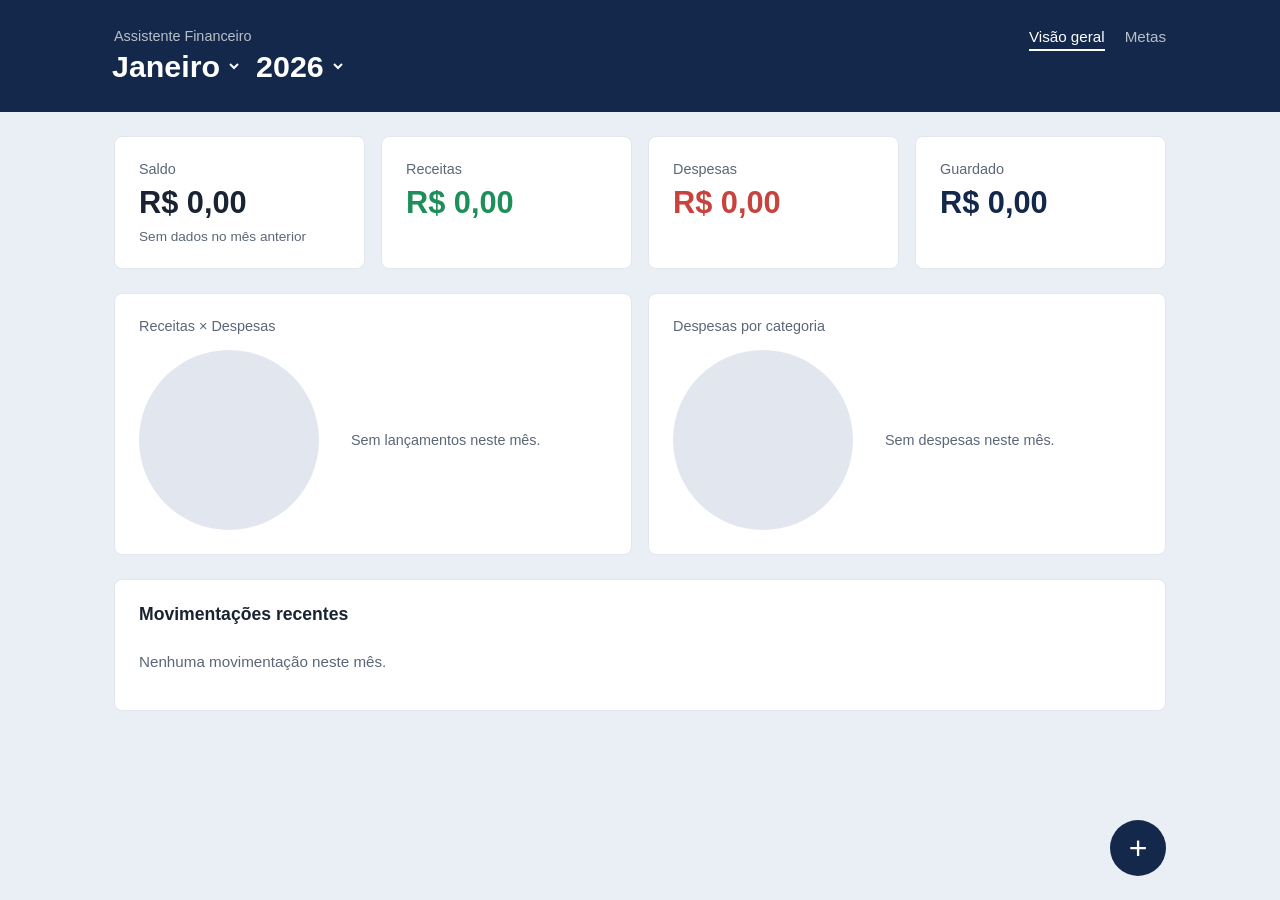
<file: index.html>
<!DOCTYPE html>
<html lang="pt-BR">

<head>
    <meta charset="UTF-8">
    <meta name="viewport" content="width=device-width, initial-scale=1.0">
    <title>Assistente Financeiro</title>
    <link rel="stylesheet" href="css/style.css">
</head>

<body>

    <header>
        <div class="titulo">
            <h1>Assistente Financeiro</h1>

            <div class="periodo">
                <select id="seletor-mes">
                    <option value="0">Janeiro</option>
                    <option value="1">Fevereiro</option>
                    <option value="2">Março</option>
                    <option value="3">Abril</option>
                    <option value="4">Maio</option>
                    <option value="5">Junho</option>
                    <option value="6">Julho</option>
                    <option value="7">Agosto</option>
                    <option value="8">Setembro</option>
                    <option value="9">Outubro</option>
                    <option value="10">Novembro</option>
                    <option value="11">Dezembro</option>
                </select>

                <select id="seletor-ano">
                    <option value="2025">2025</option>
                    <option value="2026" selected>2026</option>
                    <option value="2027">2027</option>
                </select>
            </div>

        </div>

            <nav class="menu">
                <a href="index.html" class="ativo">Visão geral</a>
                <a href="metas.html">Metas</a>
            </nav>

    </header>




    <main>
        <section id="resumo">

            <article class="card card-saldo">
                <h2>Saldo</h2>
                <p id="valor-saldo">R$ 0,00</p>
                <span id="comparacao-saldo" class="comparacao"></span>
            </article>

            <article class="card card-receitas">
                <h2>Receitas</h2>
                <p id="valor-receitas">R$ 0,00</p>
            </article>

            <article class="card card-despesas">
                <h2>Despesas</h2>
                <p id="valor-despesas">R$ 0,00</p>
            </article>

            <article class="card card-guardado">
                <h2>Guardado</h2>
                <p id="valor-guardado">R$ 0,00</p>
            </article>

        </section>

        <section id="graficos">

            <article class="card card-grafico">
                <h2>Receitas × Despesas</h2>
                <div class="grafico-pizza" id="grafico-receitas-despesas"></div>
                <ul class="legenda" id="legenda-receitas-despesas"></ul>
            </article>

            <article class="card card-grafico">
                <h2>Despesas por categoria</h2>
                <div class="grafico-pizza" id="grafico-categorias"></div>
                <ul class="legenda" id="legenda-categorias"></ul>
            </article>

        </section>

        <section id="movimentacoes">
            <h2>Movimentações recentes</h2>
            <ul id="lista-movimentacoes"></ul>
        </section>

    </main>

    <button id="btn-adicionar" type="button">+</button>

    <div id="modal" class="modal">
        <div class="modal-conteudo">
            <h2 id="modal-titulo">Nova movimentação</h2>

            <form id="form-movimentacao">

                <label for="tipo">Tipo</label>
                <select id="tipo">
                    <option value="despesa">Despesa</option>
                    <option value="receita">Receita</option>
                </select>

                <label for="descricao">Descrição</label>
                <input type="text" id="descricao" placeholder="Ex.: Mercado">

                <label for="valor">Valor</label>
                <input type="number" id="valor" step="0.01" min="0.01">

                <label for="categoria">Categoria</label>
                <select id="categoria"></select>

                <label for="data">Data</label>
                <input type="date" id="data">

                <div id="campo-recorrencia">
                    <input type="checkbox" id="recorrente">
                    <label for="recorrente">Repetir todo mês</label>
                </div>

                <div class="botoes-form">
                    <button type="button" id="btn-cancelar">Cancelar</button>
                    <button type="submit">Salvar</button>
                </div>

            </form>
        </div>
    </div>

    <script src="js/avisos.js"></script>
    <script src="js/script.js"></script>
</body>

</html>
</file>
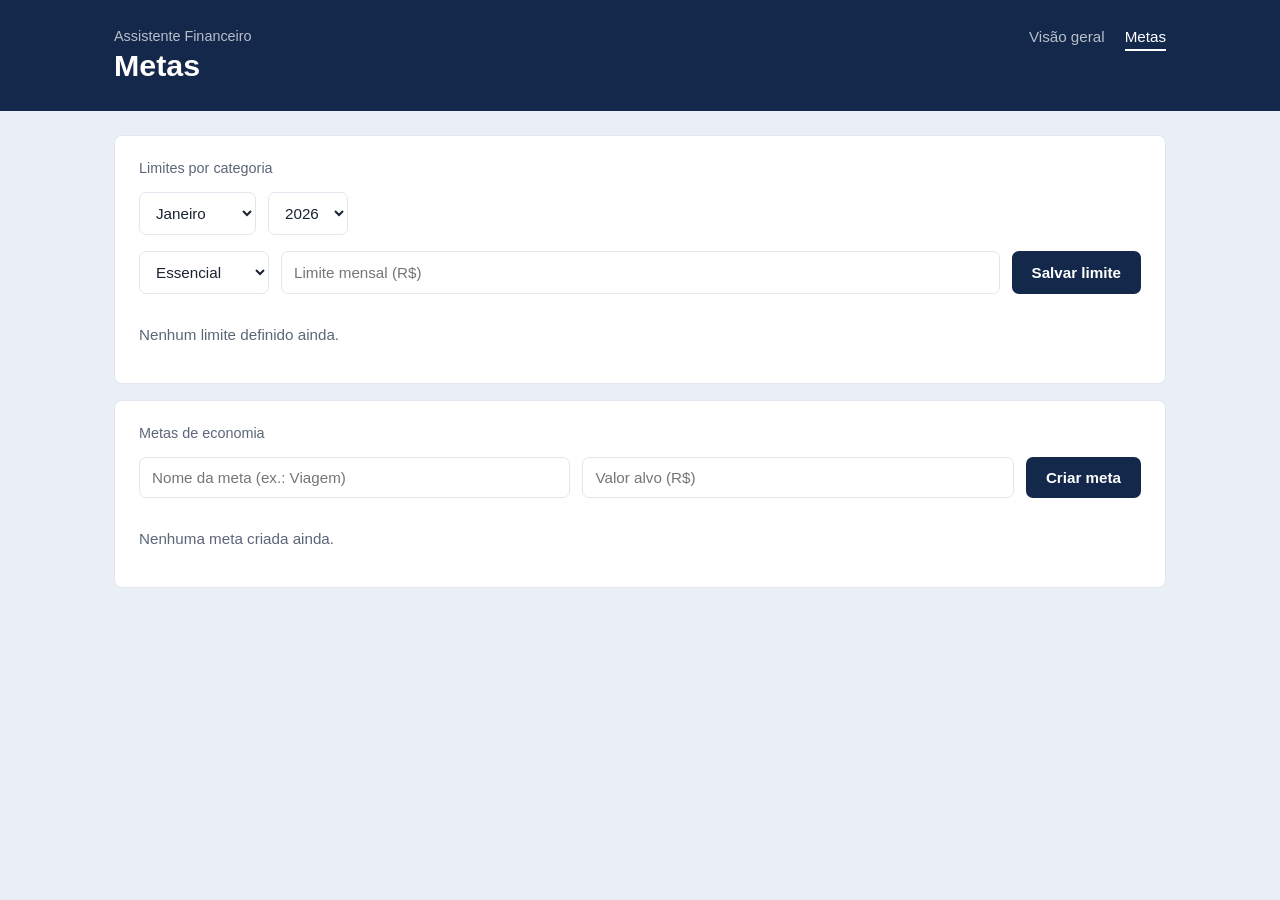
<file: metas.html>
<!DOCTYPE html>
<html lang="pt-BR">

<head>
    <meta charset="UTF-8">
    <meta name="viewport" content="width=device-width, initial-scale=1.0">
    <title>Metas - Assistente Financeiro</title>
    <link rel="stylesheet" href="css/style.css">
</head>

<body>

    <header>
        <div class="titulo">
            <h1>Assistente Financeiro</h1>
            <p class="titulo-pagina">Metas</p>
        </div>

        <nav class="menu">
            <a href="index.html">Visão geral</a>
            <a href="metas.html" class="ativo">Metas</a>
        </nav>
    </header>

    <main class="pagina-metas">
        <section id="limites" class="card">
            <h2>Limites por categoria</h2>

            <div class="form-linha">
                <select id="metas-mes" aria-label="Mês"></select>
                <select id="metas-ano" aria-label="Ano">
                    <option value="2025">2025</option>
                    <option value="2026" selected>2026</option>
                    <option value="2027">2027</option>
                </select>
            </div>

            <form id="form-limite" class="form-linha">
                <select id="limite-categoria" aria-label="Categoria"></select>
                <input type="number" id="limite-valor" step="0.01" min="0.01"
                    placeholder="Limite mensal (R$)" aria-label="Limite mensal">
                <button type="submit">Salvar limite</button>
            </form>

            <ul id="lista-limites"></ul>
        </section>

        <section id="economia" class="card">
            <h2>Metas de economia</h2>

            <form id="form-meta" class="form-linha">
                <input type="text" id="meta-nome" placeholder="Nome da meta (ex.: Viagem)"
                    aria-label="Nome da meta">
                <input type="number" id="meta-alvo" step="0.01" min="0.01"
                    placeholder="Valor alvo (R$)" aria-label="Valor alvo">
                <button type="submit">Criar meta</button>
            </form>

            <ul id="lista-metas"></ul>
        </section>

    </main>


    <script src="js/avisos.js"></script>
    <script src="js/metas.js"></script>
</body>

</html>
</file>
<file: css/style.css>
:root {
  --cor-fundo: #eaeef5;
  --cor-cartao: #FFFFFF;
  --cor-principal: #14284B;
  --cor-texto: #1A2332;
  --cor-texto-suave: #5B6678;
  --cor-receita: #1E8E5A;
  --cor-despesa: #C8433D;
  --cor-borda: #E2E7EF;
}

* {
  margin: 0;
  padding: 0;
  box-sizing: border-box;
}

body {
  font-family: "Segoe UI", Roboto, Arial, sans-serif;
  background-color: var(--cor-fundo);
  color: var(--cor-texto);
}


header h1 {
  font-size: 0.9rem;
  font-weight: 500;
  color: rgba(255, 255, 255, 0.7);
}


.periodo {
  display: flex;
  gap: 4px;
  margin-top: 4px;
  margin-left: -12px;
}

.periodo select {
  font-family: inherit;
  font-size: 1.9rem;
  font-weight: 600;
  color: #FFFFFF;
  background-color: transparent;
  border: none;
  border-radius: 6px;
  padding: 0 6px;
  cursor: pointer;
  field-sizing: content;
}

.periodo select:hover {
  background-color: rgba(255, 255, 255, 0.1);
}

.periodo select option {
  font-size: 1rem;
  color: var(--cor-texto);
  background-color: #FFFFFF;
}

#resumo {
  display: grid;
  grid-template-columns: repeat(4, 1fr);
  gap: 16px;
  padding: 24px;
}

.card {
  background-color: var(--cor-cartao);
  border: 1px solid var(--cor-borda);
  border-radius: 8px;
  padding: 24px;
}

.card h2 {
  font-size: 0.9rem;
  font-weight: 500;
  color: var(--cor-texto-suave);
}

.card p {
  font-size: clamp(1.4rem, 2.4vw, 2rem);
  font-weight: 600;
  font-variant-numeric: tabular-nums;
  margin-top: 8px;
}

.card-receitas p {
  color: var(--cor-receita);
}

.card-despesas p {
  color: var(--cor-despesa);
}

.card-guardado p {
  color: var(--cor-principal);
}

#graficos {
  display: grid;
  grid-template-columns: repeat(2, 1fr);
  gap: 16px;
  padding: 0 24px 24px;
}

.grafico-pizza {
  width: 180px;
  height: 180px;
  border-radius: 50%;
  background-color: var(--cor-borda);
  margin: 16px auto;
}

#movimentacoes {
  background-color: var(--cor-cartao);
  border: 1px solid var(--cor-borda);
  border-radius: 8px;
  padding: 24px;
  margin: 0 24px 90px;
}

#movimentacoes h2 {
  font-size: 1.1rem;
  margin-bottom: 12px;
}

#btn-adicionar {
  position: fixed;
  bottom: 24px;
right: max(24px, calc((100% - 1100px) / 2 + 24px));
  width: 56px;
  height: 56px;
  border: none;
  border-radius: 50%;
  background-color: var(--cor-principal);
  color: #FFFFFF;
  font-size: 2rem;
  cursor: pointer;
  transition: transform 0.2s;
}

#btn-adicionar:hover {
  transform: scale(1.1);
}


/* Modal */

.modal {
  display: none;
  position: fixed;
  inset: 0;
  background-color: rgba(20, 40, 75, 0.55);
  justify-content: center;
  align-items: center;
  padding: 20px;
  z-index: 1000;
}

.modal.ativo {
  display: flex;
}

.modal-conteudo {
  background-color: var(--cor-cartao);
  width: 100%;
  max-width: 460px;
  padding: 28px;
  border-radius: 12px;
  border: 1px solid var(--cor-borda);
  box-shadow: 0 10px 35px rgba(0, 0, 0, 0.15);
  max-height: 90vh;
  overflow-y: auto;
}

.modal-conteudo h2 {
  font-size: 1.3rem;
  margin-bottom: 24px;
  color: var(--cor-principal);
}

#form-movimentacao {
  display: flex;
  flex-direction: column;
  gap: 10px;
}

#form-movimentacao label {
  font-size: 0.9rem;
  font-weight: 600;
  color: var(--cor-texto);
}

#form-movimentacao input,
#form-movimentacao select {
  width: 100%;
  padding: 11px 12px;
  border: 1px solid var(--cor-borda);
  border-radius: 7px;
  background-color: #FFFFFF;
  color: var(--cor-texto);
  font-family: inherit;
  font-size: 0.95rem;
  outline: none;
  transition: border-color 0.2s;
}

#form-movimentacao input:focus,
#form-movimentacao select:focus {
  border-color: var(--cor-principal);
}

#campo-recorrencia {
  display: flex;
  align-items: center;
  gap: 8px;
  margin-top: 8px;
}

#campo-recorrencia input {
  width: auto;
  accent-color: var(--cor-principal);
}

#campo-recorrencia label {
  font-weight: 400;
  cursor: pointer;
}

.botoes-form {
  display: flex;
  justify-content: flex-end;
  gap: 10px;
  margin-top: 18px;
}

.botoes-form button {
  padding: 10px 20px;
  border: none;
  border-radius: 7px;
  font-size: 0.95rem;
  font-weight: 600;
  cursor: pointer;
  transition: background-color 0.2s;
}

#btn-cancelar {
  background-color: #EAEef5;
  color: var(--cor-texto);
}

#btn-cancelar:hover {
  background-color: #DCE2EC;
}

.botoes-form button[type="submit"] {
  background-color: var(--cor-principal);
  color: #FFFFFF;
}

.botoes-form button[type="submit"]:hover {
  background-color: #203D6B;
}

@media (max-width: 480px) {
  .modal-conteudo {
    padding: 22px;
  }

  .botoes-form {
    flex-direction: column-reverse;
  }

  .botoes-form button {
    width: 100%;
  }
}


#lista-movimentacoes {
    list-style: none;
}

#lista-movimentacoes li {
    display: flex;
    justify-content: space-between;
    align-items: center;
    gap: 16px;
    padding: 16px 0px;
    border-bottom: 1px solid var(--cor-borda);
}


#lista-movimentacoes li:last-child {
    border-bottom: none;
}

.info-movimentacao {
    display: flex;
    flex-direction: column;
    gap: 5px;
}

.nome-movimentacao {
    font-size: 0.95rem;
    font-weight: 600;
    color: var(--cor-texto);
}

.detalhes-movimentacao {
    font-size: 0.82rem;
    color: var(--cor-texto-suave);
}

.valor-movimentacao {
    font-size: 0.95rem;
    font-weight: 700;
    white-space: nowrap;
}

.valor-movimentacao.receita {
    color: var(--cor-receita);
}

.valor-movimentacao.despesa {
    color: var(--cor-despesa);
}

@media (max-width: 480px) {
    #lista-movimentacoes li {
        gap: 8px;
    }

    .valor-movimentacao {
        font-size: 0.85rem;
    }
}


.legenda {
    list-style: none;
    display: flex;
    flex-direction: column;
    gap: 10px;
    margin-top: 16px;
}

.legenda li {
    display: flex;
    align-items: center;
    gap: 8px;
    font-size: 0.9rem;
    color: var(--cor-texto-suave);
}

.legenda li::before {
    content: "";
    width: 10px;
    height: 10px;
    border-radius: 50%;
    flex-shrink: 0;
}

.legenda .receita::before {
    background-color: var(--cor-receita);
}

.legenda .despesa::before {
    background-color: var(--cor-despesa);
}


#legenda-categorias li::before {
    background-color: var(--cor-categoria);
}

.btn-excluir {
  font-family: inherit;
    border: none;
    background-color: transparent;
    color: var(--cor-despesa);
    font-size: 0.85rem;
    padding: 6px 10px;
    border-radius: 6px;
    cursor: pointer;
    transition: background-color 0.2s;
}

.btn-excluir:hover {
    background-color: #FBEAEA;
}

.valor-movimentacao {
    margin-left: auto;
}

.btn-editar {
  font-family: inherit;
    border: none;
    background-color: transparent;
    color: var(--cor-principal);
    font-size: 0.85rem;
    padding: 6px 10px;
    border-radius: 6px;
    cursor: pointer;
    transition: background-color 0.2s;
}

.btn-editar:hover {
    background-color: var(--cor-fundo);
}

main {
    max-width: 1100px;
    margin: 0 auto;
}



.mensagem-vazia {
    color: var(--cor-texto-suave);
    font-size: 0.95rem;
}

.legenda .mensagem-vazia::before {
    display: none;
}


.card-grafico {
    display: grid;
    grid-template-columns: auto 1fr;
    column-gap: 32px;
    align-items: center;
}

.card-grafico h2 {
    grid-column: 1 / -1;
}

.card-grafico .grafico-pizza {
    margin: 16px 0 0;
}

@media (max-width: 1100px) {
    .card-grafico {
        grid-template-columns: 1fr;
    }

    .card-grafico .grafico-pizza {
        margin: 16px auto 0;
    }
}

header {
  background-color: var(--cor-principal);
  color: #FFFFFF;
  padding: 28px max(24px, calc((100% - 1100px) / 2 + 24px));
  display: flex;
  justify-content: space-between;
  align-items: flex-start;
}


.menu {
    display: flex;
    gap: 20px;
}

.menu a {
    color: rgba(255, 255, 255, 0.7);
    text-decoration: none;
    font-size: 0.95rem;
    padding-bottom: 4px;
    border-bottom: 2px solid transparent;
    transition: color 0.2s, border-color 0.2s;
}

.menu a:hover {
    color: #FFFFFF;
}

.menu a.ativo {
    color: #FFFFFF;
    border-bottom-color: #FFFFFF;
}

.titulo-pagina {
    font-size: 1.9rem;
    font-weight: 600;
    margin-top: 4px;
}

.pagina-metas {
    padding: 24px;
}


.form-linha {
    display: flex;
    flex-wrap: wrap;
    gap: 12px;
    margin: 16px 0;
}

.form-linha select,
.form-linha input {
    padding: 11px 12px;
    border: 1px solid var(--cor-borda);
    border-radius: 7px;
    background-color: #FFFFFF;
    color: var(--cor-texto);
    font-family: inherit;
    font-size: 0.95rem;
}

.form-linha input {
    flex: 1;
    min-width: 160px;
}

.form-linha button {
    padding: 11px 20px;
    border: none;
    border-radius: 7px;
    background-color: var(--cor-principal);
    color: #FFFFFF;
    font-family: inherit;
    font-size: 0.95rem;
    font-weight: 600;
    cursor: pointer;
    transition: background-color 0.2s;
}

.form-linha button:hover {
    background-color: #203D6B;
}

#lista-limites,
#lista-metas {
    list-style: none;
}

#lista-limites li,
#lista-metas li {
    display: flex;
    flex-wrap: wrap;
    align-items: center;
    gap: 10px 16px;
    padding: 16px 0;
    border-bottom: 1px solid var(--cor-borda);
}

#lista-limites li:last-child,
#lista-metas li:last-child {
    border-bottom: none;
}

.pagina-metas .card + .card {
    margin-top: 16px;
}


.valor-limite {
    margin-left: auto;
    font-weight: 700;
    font-variant-numeric: tabular-nums;
}


.barra {
    flex-basis: 100%;
    height: 8px;
    background-color: var(--cor-borda);
    border-radius: 4px;
    overflow: hidden;
}

.barra-preenchimento {
    height: 100%;
    background-color: var(--cor-principal);
    border-radius: 4px;
    transition: width 0.3s;
}

.barra-preenchimento.alerta {
    background-color: #E5A13A;
}

.barra-preenchimento.estourou {
    background-color: var(--cor-despesa);
}

.detalhe-limite {
    flex-basis: 100%;
    font-size: 0.85rem;
    color: var(--cor-texto-suave);
}

.form-guardar {
    flex-basis: 100%;
    margin: 0;
}

.aviso {
    position: fixed;
    top: 24px;
    left: 50%;
    transform: translate(-50%, -16px);
    max-width: calc(100% - 32px);
    padding: 12px 20px;
    border-radius: 8px;
    background-color: var(--cor-texto);
    color: #FFFFFF;
    font-size: 0.95rem;
    opacity: 0;
    pointer-events: none;
    transition: opacity 0.2s, transform 0.2s;
    z-index: 2000;
}

.aviso.visivel {
    opacity: 1;
    transform: translate(-50%, 0);
}

.modal-confirmacao {
    max-width: 380px;
}

.texto-confirmacao {
    font-size: 1rem;
    margin-bottom: 8px;
}

.botoes-form .btn-secundario,
.botoes-form .btn-perigo {
    font-family: inherit;
}

.botoes-form .btn-secundario {
    background-color: var(--cor-fundo);
    color: var(--cor-texto);
}

.botoes-form .btn-secundario:hover {
    background-color: #DCE2EC;
}

.botoes-form .btn-perigo {
    background-color: var(--cor-despesa);
    color: #FFFFFF;
}

.botoes-form .btn-perigo:hover {
    background-color: #B03A35;
}

.comparacao {
    display: block;
    margin-top: 8px;
    font-size: 0.85rem;
    color: var(--cor-texto-suave);
}

.comparacao.positiva {
    color: var(--cor-receita);
}

.comparacao.negativa {
    color: var(--cor-despesa);
}

@media (max-width: 1000px) {
  #resumo {
    grid-template-columns: repeat(2, 1fr);
  }
}

@media (max-width: 768px) {
    header {
        flex-direction: column;
        align-items: flex-start;
        gap: 12px;
    }

    #resumo {
        grid-template-columns: 1fr;
        padding: 16px;
    }

    #graficos {
        grid-template-columns: 1fr;
        padding: 0 16px 16px;
    }

    #movimentacoes {
        margin: 0 16px 90px;
    }

    #lista-movimentacoes li {
        flex-wrap: wrap;
    }
}
</file>
